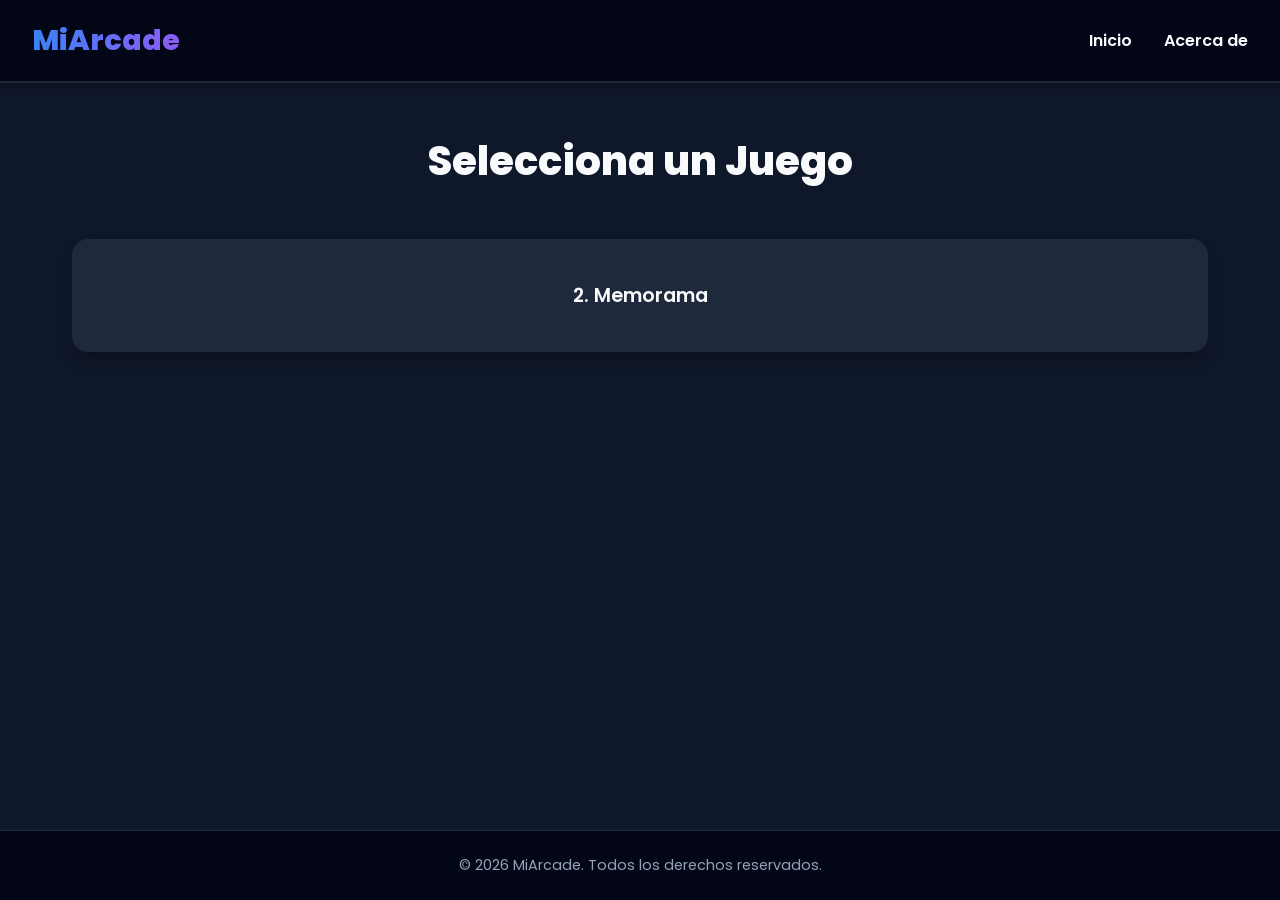
<file: index.html>
<!DOCTYPE html>
<html lang="es">
<head>
    <meta charset="UTF-8">
    <meta name="viewport" content="width=device-width, initial-scale=1.0">
    <title>Arcade de Juegos</title>
    <link rel="stylesheet" href="styles.css">
</head>
<body>

    <!-- Navbar global -->
    <nav class="navbar">
        <div class="logo">MiArcade</div>
        <ul>
            <li><a href="index.html">Inicio</a></li>
            <li><a href="#">Acerca de</a></li>
        </ul>
    </nav>

    <!-- Contenido principal -->
    <main>
        <h1 class="titulo-seccion">Selecciona un Juego</h1>
        <div class="games-grid">
            <!-- Enlaces a los 20 juegos -->
            <a href="Juego2 memorama.html" class="game-card"><h3>2. Memorama</h3></a>

        </div>
    </main>

    <!-- Footer global -->
    <footer class="footer">
        <p>&copy; 2026 MiArcade. Todos los derechos reservados.</p>
    </footer>

</body>
</html>
</file>
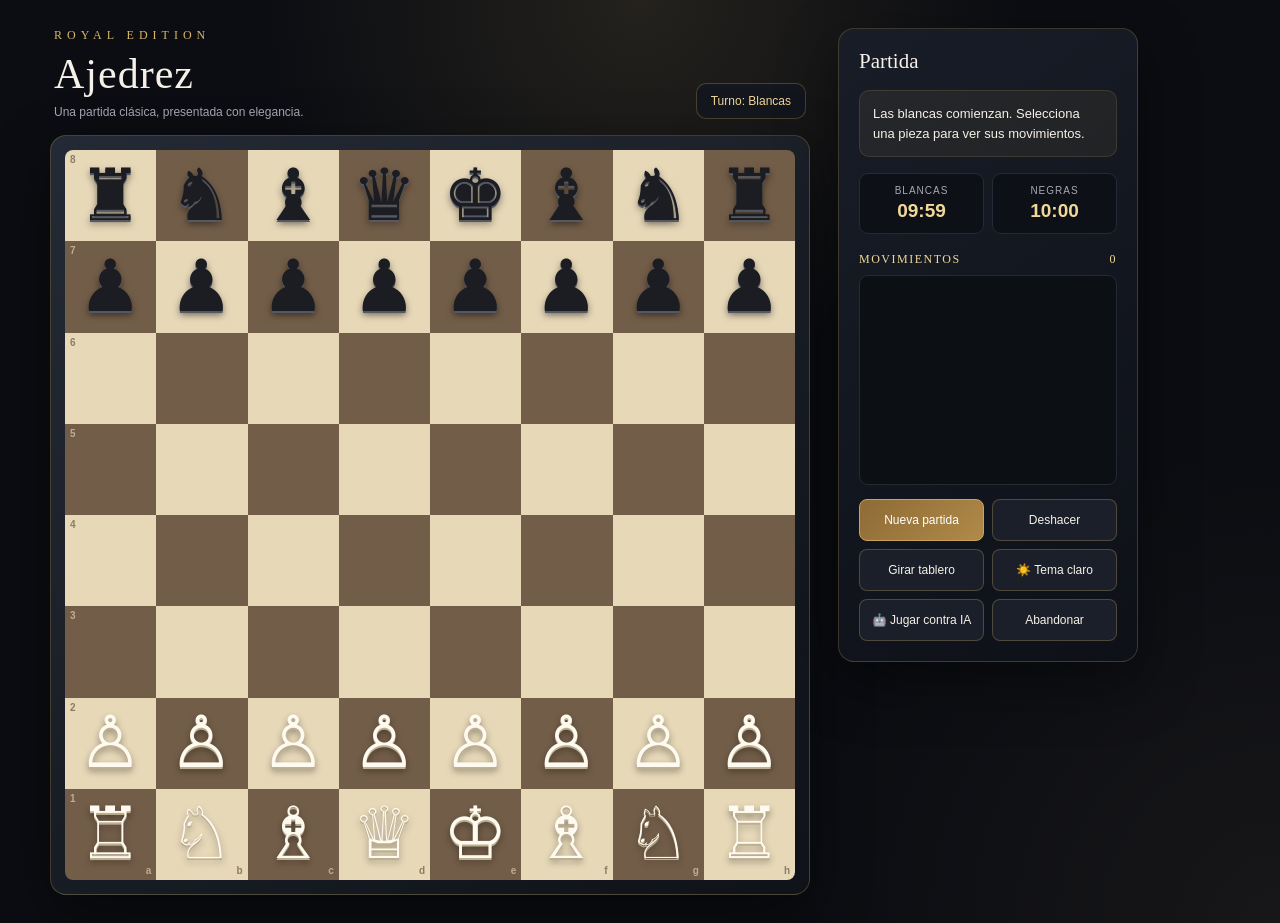
<file: ajedrez.html>
<!DOCTYPE html>
<html lang="es">
<head>
<meta charset="UTF-8">
<meta name="viewport" content="width=device-width, initial-scale=1.0">
<title>Ajedrez Royale</title>
<style>
    * { box-sizing: border-box; }
    :root {
        --bg: #0b0d12;
        --panel: #131720;
        --panel-2: #191e29;
        --gold: #d8b56a;
        --gold-light: #f1d898;
        --text: #f5f1e8;
        --muted: #a6a9b2;
        --light: #e7d8b8;
        --dark: #725d48;
        --accent: #8f6b31;
        --danger: #c95656;
        --green: #668d6d;
        --shadow: 0 20px 60px rgba(0,0,0,.45);
    }

    body.light-theme {
        --bg: #eee9df;
        --panel: #faf8f3;
        --panel-2: #f2eee5;
        --gold: #9a722d;
        --gold-light: #7b5b25;
        --text: #252525;
        --muted: #68645d;
        --light: #f1e6ce;
        --dark: #9b8060;
        --accent: #8d6a31;
        --danger: #ad4747;
        --green: #55795d;
        --shadow: 0 20px 55px rgba(75,62,42,.18);
        background:
            radial-gradient(circle at 50% 0%, rgba(154,114,45,.13), transparent 34%),
            radial-gradient(circle at 100% 100%, rgba(155,128,96,.14), transparent 30%),
            var(--bg);
    }

    body.light-theme .board-wrap {
        background: linear-gradient(145deg, #fffdf7, #d9d2c4);
    }

    body.light-theme .side {
        background: linear-gradient(145deg, rgba(250,248,243,.98), rgba(235,230,220,.98));
    }

    body.light-theme .status {
        background: rgba(154,114,45,.07);
    }

    body.light-theme .clock-box,
    body.light-theme .moves {
        background: #f7f4ed;
        border-color: #d8d0c1;
    }

    body.light-theme button {
        color: #292722;
        background: #ebe5d9;
        border-color: rgba(154,114,45,.3);
    }

    body.light-theme button:hover {
        background: #e1d9ca;
    }

    body.light-theme button.primary {
        color: #fff;
        background: linear-gradient(135deg, #8e6b36, #b08a49);
    }

    body.light-theme .move {
        color: #37342e;
    }

    body.light-theme .promotion-box {
        background: #f7f4ed;
    }

    body {
        margin: 0;
        min-height: 100vh;
        color: var(--text);
        font-family: Georgia, "Times New Roman", serif;
        background:
            radial-gradient(circle at 50% 0%, rgba(216,181,106,.12), transparent 34%),
            radial-gradient(circle at 100% 100%, rgba(114,93,72,.12), transparent 30%),
            var(--bg);
        display: flex;
        justify-content: center;
        align-items: center;
        padding: 28px;
    }

    .game {
        width: min(1180px, 100%);
        display: grid;
        grid-template-columns: minmax(500px, 760px) 300px;
        gap: 28px;
        align-items: start;
    }

    .left {
        display: flex;
        flex-direction: column;
        gap: 16px;
    }

    header {
        display: flex;
        justify-content: space-between;
        align-items: end;
        padding: 0 4px;
    }

    .brand {
        letter-spacing: 5px;
        text-transform: uppercase;
        font-size: 12px;
        color: var(--gold);
        margin-bottom: 7px;
    }

    h1 {
        margin: 0;
        font-size: clamp(28px, 4vw, 42px);
        font-weight: 500;
        letter-spacing: 1px;
    }

    .subtitle {
        color: var(--muted);
        font-family: Arial, sans-serif;
        font-size: 12px;
        margin-top: 7px;
    }

    .turn {
        border: 1px solid rgba(216,181,106,.28);
        background: rgba(19,23,32,.8);
        padding: 10px 14px;
        border-radius: 10px;
        font-family: Arial, sans-serif;
        font-size: 12px;
        color: var(--gold-light);
    }

    .board-wrap {
        background: linear-gradient(145deg, #242a35, #0f1218);
        border: 1px solid rgba(216,181,106,.25);
        padding: 14px;
        border-radius: 16px;
        box-shadow: var(--shadow);
    }

    .board {
        width: 100%;
        max-width: 760px;
        aspect-ratio: 1 / 1;
        display: grid;
        grid-template-columns: repeat(8, minmax(0, 1fr));
        grid-template-rows: repeat(8, minmax(0, 1fr));
        overflow: hidden;
        border-radius: 8px;
        box-shadow: inset 0 0 0 1px rgba(0,0,0,.35);
        contain: layout paint;
    }

    .square {
        position: relative;
        width: 100%;
        height: 100%;
        min-width: 0;
        min-height: 0;
        display: flex;
        justify-content: center;
        align-items: center;
        cursor: pointer;
        user-select: none;
        transition: filter .15s ease;
    }

    .square.light { background: var(--light); }
    .square.dark { background: var(--dark); }

    .square:hover { filter: brightness(1.08); }

    .square.selected {
        box-shadow: inset 0 0 0 4px rgba(216,181,106,.9);
    }

    .square.last {
        box-shadow: inset 0 0 0 999px rgba(216,181,106,.18);
    }

    .square.check {
        box-shadow: inset 0 0 0 999px rgba(201,86,86,.55);
    }

    .square.legal::after {
        content: "";
        width: 18%;
        height: 18%;
        border-radius: 50%;
        background: rgba(27,29,33,.38);
        position: absolute;
    }

    .square.capture::after {
        content: "";
        position: absolute;
        width: 74%;
        height: 74%;
        border-radius: 50%;
        border: 5px solid rgba(190,70,64,.65);
    }

    .piece {
        position: relative;
        z-index: 2;
        font-family: "Times New Roman", serif;
        font-size: clamp(38px, 7vw, 72px);
        line-height: 1;
        transition: transform .12s ease;
        text-shadow: 0 3px 4px rgba(0,0,0,.28);
    }

    .square:hover .piece { transform: translateY(-2px); }

    .white-piece {
        color: #fffaf0;
        text-shadow: 0 2px 0 #bcae91, 0 4px 7px rgba(0,0,0,.42);
    }

    .black-piece {
        color: #1b1d22;
        text-shadow: 0 2px 0 #555964, 0 4px 7px rgba(0,0,0,.5);
    }

    .coord {
        position: absolute;
        font: 10px Arial, sans-serif;
        opacity: .65;
        font-weight: bold;
    }

    .rank { left: 5px; top: 4px; }
    .file { right: 5px; bottom: 4px; }

    .light .coord { color: #5b4c3a; }
    .dark .coord { color: #e9d8b7; }

    .side {
        background: linear-gradient(145deg, rgba(25,30,41,.96), rgba(14,17,24,.96));
        border: 1px solid rgba(216,181,106,.22);
        border-radius: 16px;
        padding: 20px;
        box-shadow: var(--shadow);
    }

    .side h2 {
        margin: 0 0 16px;
        font-size: 21px;
        font-weight: 500;
    }

    .status {
        background: rgba(216,181,106,.07);
        border: 1px solid rgba(216,181,106,.15);
        border-radius: 10px;
        padding: 13px;
        font-family: Arial, sans-serif;
        font-size: 13px;
        line-height: 1.5;
        margin-bottom: 16px;
    }

    .clock {
        display: grid;
        grid-template-columns: 1fr 1fr;
        gap: 8px;
        margin-bottom: 16px;
    }

    .clock-box {
        background: #0d1016;
        border: 1px solid #252b36;
        padding: 11px;
        border-radius: 9px;
        text-align: center;
        font-family: Arial, sans-serif;
    }

    .clock-box span {
        display: block;
        color: var(--muted);
        font-size: 10px;
        text-transform: uppercase;
        letter-spacing: 1px;
        margin-bottom: 4px;
    }

    .clock-box strong {
        font-size: 19px;
        color: var(--gold-light);
    }

    .moves-title {
        display: flex;
        justify-content: space-between;
        align-items: center;
        margin: 18px 0 8px;
        color: var(--gold-light);
        font-size: 12px;
        text-transform: uppercase;
        letter-spacing: 1.5px;
    }

    .moves {
        height: 210px;
        overflow-y: auto;
        background: #0c0f14;
        border: 1px solid #242a34;
        border-radius: 9px;
        padding: 8px;
        font-family: Arial, sans-serif;
        font-size: 12px;
    }

    .move-row {
        display: grid;
        grid-template-columns: 34px 1fr 1fr;
        padding: 7px 5px;
        border-bottom: 1px solid rgba(255,255,255,.045);
    }

    .move-row:last-child { border-bottom: 0; }
    .move-number { color: #737985; }
    .move { color: #e9e5db; }

    .buttons {
        display: grid;
        grid-template-columns: 1fr 1fr;
        gap: 8px;
        margin-top: 14px;
    }

    .buttons button {
        min-height: 42px;
    }

    button {
        border: 1px solid rgba(216,181,106,.28);
        color: var(--text);
        background: #1a1f29;
        padding: 11px 8px;
        border-radius: 8px;
        cursor: pointer;
        font-family: Arial, sans-serif;
        font-size: 12px;
        transition: .15s;
    }

    button:hover {
        background: #252b37;
        border-color: rgba(216,181,106,.55);
    }

    button.primary {
        background: linear-gradient(135deg, #8e6b36, #b08a49);
        color: #fff;
        border-color: #caa45f;
    }

    button.primary:hover { filter: brightness(1.1); }

    .promotion {
        position: fixed;
        inset: 0;
        background: rgba(0,0,0,.72);
        display: none;
        align-items: center;
        justify-content: center;
        z-index: 10;
        backdrop-filter: blur(5px);
    }

    .promotion.show { display: flex; }

    .promotion-box {
        width: min(380px, 90%);
        background: #151a23;
        border: 1px solid rgba(216,181,106,.35);
        border-radius: 14px;
        padding: 22px;
        text-align: center;
        box-shadow: var(--shadow);
    }

    .promotion-box h3 { margin: 0 0 16px; font-weight: 500; }

    .promotion-options {
        display: grid;
        grid-template-columns: repeat(4,1fr);
        gap: 8px;
    }

    .promotion-options button {
        font-size: 42px;
        padding: 10px;
        font-family: "Times New Roman", serif;
    }

    @media (max-width: 900px) {
        body { padding: 14px; align-items: flex-start; }
        .game { grid-template-columns: 1fr; max-width: 720px; }
        .side { width: 100%; }
        .moves { height: 150px; }
        .board-wrap { width: 100%; }
    }

    @media (max-width: 560px) {
        .board-wrap { padding: 8px; }
        .game { gap: 15px; }
        header { align-items: flex-start; gap: 10px; }
        .turn { font-size: 10px; }
        .piece { font-size: 11vw; }
    }
</style>
</head>
<body>

<div class="game">
    <main class="left">
        <header>
            <div>
                <div class="brand">Royal Edition</div>
                <h1>Ajedrez</h1>
                <div class="subtitle">Una partida clásica, presentada con elegancia.</div>
            </div>
            <div class="turn" id="turnLabel">Turno: Blancas</div>
        </header>

        <div class="board-wrap">
            <div class="board" id="board"></div>
        </div>
    </main>

    <aside class="side">
        <h2>Partida</h2>

        <div class="status" id="status">
            Las blancas comienzan. Selecciona una pieza para ver sus movimientos.
        </div>

        <div class="clock">
            <div class="clock-box">
                <span>Blancas</span>
                <strong id="whiteClock">10:00</strong>
            </div>
            <div class="clock-box">
                <span>Negras</span>
                <strong id="blackClock">10:00</strong>
            </div>
        </div>

        <div class="moves-title">
            <span>Movimientos</span>
            <span id="moveCount">0</span>
        </div>

        <div class="moves" id="moves">
            <div style="color:#666d78;text-align:center;padding:20px 5px;">
                Aún no hay movimientos.
            </div>
        </div>

        <div class="buttons">
            <button class="primary" id="newGame">Nueva partida</button>
            <button id="undo">Deshacer</button>
            <button id="flip">Girar tablero</button>
            <button id="theme">☀️ Tema claro</button>
            <button id="mode">🤖 Jugar contra IA</button>
            <button id="resign">Abandonar</button>
        </div>
    </aside>
</div>

<div class="promotion" id="promotion">
    <div class="promotion-box">
        <h3>Elige la promoción</h3>
        <div class="promotion-options" id="promotionOptions"></div>
    </div>
</div>

<script>
"use strict";

const boardEl = document.getElementById("board");
const statusEl = document.getElementById("status");
const turnLabel = document.getElementById("turnLabel");
const movesEl = document.getElementById("moves");
const moveCountEl = document.getElementById("moveCount");
const promotionEl = document.getElementById("promotion");
const promotionOptionsEl = document.getElementById("promotionOptions");
const whiteClockEl = document.getElementById("whiteClock");
const blackClockEl = document.getElementById("blackClock");

const PIECES = {
    w: { k:"♔", q:"♕", r:"♖", b:"♗", n:"♘", p:"♙" },
    b: { k:"♚", q:"♛", r:"♜", b:"♝", n:"♞", p:"♟" }
};

const NAMES = { k:"Rey", q:"Dama", r:"Torre", b:"Alfil", n:"Caballo", p:"Peón" };
const FILES = "abcdefgh";

let board, turn, selected, legalMoves, history, lastMove, flipped;
let pendingPromotion = null;
let gameOver = false;
let singlePlayer = false;
const humanColor = "w";
let aiTimer = null;
let clocks = { w:600, b:600 };
let timer = null;

function initialBoard() {
    const b = Array.from({length:8}, () => Array(8).fill(null));
    const back = ["r","n","b","q","k","b","n","r"];
    for (let c=0;c<8;c++) {
        b[0][c] = {color:"b", type:back[c]};
        b[1][c] = {color:"b", type:"p"};
        b[6][c] = {color:"w", type:"p"};
        b[7][c] = {color:"w", type:back[c]};
    }
    return b;
}

function cloneBoard(b) {
    return b.map(row => row.map(p => p ? {...p} : null));
}

function inside(r,c) { return r>=0 && r<8 && c>=0 && c<8; }
function opposite(color) { return color === "w" ? "b" : "w"; }
function squareName(r,c) { return FILES[c] + (8-r); }

function render() {
    boardEl.innerHTML = "";
    const rows = flipped ? [...Array(8).keys()].reverse() : [...Array(8).keys()];
    const cols = flipped ? [...Array(8).keys()].reverse() : [...Array(8).keys()];

    rows.forEach(r => cols.forEach(c => {
        const sq = document.createElement("div");
        sq.className = "square " + ((r+c)%2===0 ? "light":"dark");
        sq.dataset.r = r; sq.dataset.c = c;

        if (selected && selected.r===r && selected.c===c) sq.classList.add("selected");
        if (lastMove && ((lastMove.from.r===r && lastMove.from.c===c) ||
                         (lastMove.to.r===r && lastMove.to.c===c))) sq.classList.add("last");

        const lm = legalMoves.find(m => m.r===r && m.c===c);
        if (lm) sq.classList.add(board[r][c] ? "capture" : "legal");

        if (board[r][c] && board[r][c].type==="k" &&
            board[r][c].color===turn && isInCheck(board, turn)) sq.classList.add("check");

        if ((flipped ? c===7 : c===0)) {
            const rank = document.createElement("span");
            rank.className = "coord rank";
            rank.textContent = 8-r;
            sq.appendChild(rank);
        }
        if ((flipped ? r===0 : r===7)) {
            const file = document.createElement("span");
            file.className = "coord file";
            file.textContent = FILES[c];
            sq.appendChild(file);
        }

        const p = board[r][c];
        if (p) {
            const piece = document.createElement("span");
            piece.className = "piece " + (p.color==="w" ? "white-piece":"black-piece");
            piece.textContent = PIECES[p.color][p.type];
            sq.appendChild(piece);
        }

        sq.addEventListener("click", () => clickSquare(r,c));
        boardEl.appendChild(sq);
    }));

    const turnName = turn==="w" ? "Blancas" : "Negras";
    turnLabel.textContent = singlePlayer && turn !== humanColor
        ? "Turno: Computadora"
        : "Turno: " + turnName;
    updateClocks();
}

function clickSquare(r,c) {
    if (gameOver || pendingPromotion) return;
    if (singlePlayer && turn !== humanColor) return;

    const p = board[r][c];

    if (selected) {
        const move = legalMoves.find(m => m.r===r && m.c===c);
        if (move) {
            makeMove(selected.r, selected.c, r, c);
            return;
        }
    }

    if (p && p.color===turn) {
        selected = {r,c};
        legalMoves = getLegalMoves(board,r,c);
        render();
    } else {
        selected = null;
        legalMoves = [];
        render();
    }
}

function pseudoMoves(b,r,c, attacksOnly=false) {
    const p = b[r][c];
    if (!p) return [];
    const result = [];

    const add = (rr,cc) => {
        if (!inside(rr,cc)) return false;
        if (!b[rr][cc]) { result.push({r:rr,c:cc}); return true; }
        if (b[rr][cc].color !== p.color) result.push({r:rr,c:cc});
        return false;
    };

    if (p.type==="p") {
        const dir = p.color==="w" ? -1 : 1;
        const start = p.color==="w" ? 6 : 1;

        if (!attacksOnly) {
            if (inside(r+dir,c) && !b[r+dir][c]) {
                result.push({r:r+dir,c});
                if (r===start && !b[r+2*dir][c])
                    result.push({r:r+2*dir,c});
            }
        }
        for (const dc of [-1,1]) {
            const rr=r+dir, cc=c+dc;
            if (inside(rr,cc)) {
                if (attacksOnly || (b[rr][cc] && b[rr][cc].color!==p.color))
                    result.push({r:rr,c:cc});
            }
        }
        return result;
    }

    if (p.type==="n") {
        [[-2,-1],[-2,1],[-1,-2],[-1,2],[1,-2],[1,2],[2,-1],[2,1]]
        .forEach(([dr,dc]) => {
            if (!inside(r+dr,c+dc)) return;
            if (!b[r+dr][c+dc] || b[r+dr][c+dc].color!==p.color)
                result.push({r:r+dr,c:c+dc});
        });
        return result;
    }

    if (p.type==="k") {
        for (let dr=-1;dr<=1;dr++) for(let dc=-1;dc<=1;dc++) {
            if (!dr && !dc) continue;
            add(r+dr,c+dc);
        }
        if (!attacksOnly && !isInCheck(b,p.color)) {
            // Castling
            if (canCastle(b,p.color,"k")) result.push({r,c:c+2, castle:"k"});
            if (canCastle(b,p.color,"q")) result.push({r,c:c-2, castle:"q"});
        }
        return result;
    }

    const dirs = [];
    if (p.type==="b" || p.type==="q")
        dirs.push([-1,-1],[-1,1],[1,-1],[1,1]);
    if (p.type==="r" || p.type==="q")
        dirs.push([-1,0],[1,0],[0,-1],[0,1]);

    dirs.forEach(([dr,dc]) => {
        let rr=r+dr, cc=c+dc;
        while (inside(rr,cc)) {
            if (!add(rr,cc)) break;
            rr+=dr; cc+=dc;
        }
    });
    return result;
}

function findKing(b,color) {
    for (let r=0;r<8;r++) for(let c=0;c<8;c++)
        if (b[r][c]?.color===color && b[r][c]?.type==="k") return {r,c};
    return null;
}

function isSquareAttacked(b,r,c,byColor) {
    for (let rr=0;rr<8;rr++) for(let cc=0;cc<8;cc++) {
        const p=b[rr][cc];
        if (p && p.color===byColor) {
            const attacks=pseudoMoves(b,rr,cc,true);
            if (attacks.some(x=>x.r===r && x.c===c)) return true;
        }
    }
    return false;
}

function isInCheck(b,color) {
    const k=findKing(b,color);
    return k ? isSquareAttacked(b,k.r,k.c,opposite(color)) : true;
}

function applyMove(b,fr,fc,tr,tc, extra={}) {
    const nb=cloneBoard(b);
    const p=nb[fr][fc];
    nb[tr][tc]=p;
    nb[fr][fc]=null;

    // En passant
    if (p.type==="p" && fc!==tc && !b[tr][tc]) {
        nb[fr][tc]=null;
    }

    // Castling
    if (p.type==="k" && Math.abs(tc-fc)===2) {
        if (tc>fc) {
            nb[fr][5]=nb[fr][7]; nb[fr][7]=null;
        } else {
            nb[fr][3]=nb[fr][0]; nb[fr][0]=null;
        }
    }

    return nb;
}

function canCastle(b,color,side) {
    const row=color==="w"?7:0;
    const king=b[row][4];
    if (!king || king.type!=="k" || king.color!==color || king.moved) return false;

    const rookCol=side==="k"?7:0;
    const rook=b[row][rookCol];
    if (!rook || rook.type!=="r" || rook.color!==color || rook.moved) return false;

    const between=side==="k"?[5,6]:[1,2,3];
    if (between.some(c=>b[row][c])) return false;

    const safe=side==="k"?[4,5,6]:[4,3,2];
    if (safe.some(c=>isSquareAttacked(b,row,c,opposite(color)))) return false;
    return true;
}

function getLegalMoves(b,r,c) {
    const p=b[r][c];
    if (!p) return [];
    const pseudo=pseudoMoves(b,r,c);
    const legal=[];

    pseudo.forEach(m=>{
        const nb=applyMove(b,r,c,m.r,m.c);
        // En passant/castling are handled in applyMove.
        if (!isInCheck(nb,p.color)) legal.push(m);
    });
    return legal;
}

function allLegalMoves(b,color) {
    const all=[];
    for(let r=0;r<8;r++) for(let c=0;c<8;c++) {
        if(b[r][c]?.color===color) {
            getLegalMoves(b,r,c).forEach(m=>all.push({fr:r,fc:c,tr:m.r,tc:m.c,castle:m.castle}));
        }
    }
    return all;
}

function notation(fr,fc,tr,tc,p,captured,castle,promotion) {
    if (castle==="k") return "O-O";
    if (castle==="q") return "O-O-O";
    const pieceLetter=p.type==="p" ? "" : p.type.toUpperCase();
    const capture=captured ? "x" : "";
    const pawnFile=p.type==="p" && captured ? FILES[fc] : "";
    let s=pieceLetter+pawnFile+capture+squareName(tr,tc);
    if(promotion) s+="="+promotion.toUpperCase();
    return s;
}

function makeMove(fr,fc,tr,tc) {
    const p=board[fr][fc];
    const target=board[tr][tc];
    const moveInfo=legalMoves.find(m=>m.r===tr && m.c===tc);
    const castle=moveInfo?.castle;

    history.push({
        board:cloneBoard(board),
        turn,
        lastMove:lastMove ? {...lastMove,from:{...lastMove.from},to:{...lastMove.to}} : null,
        clocks:{...clocks},
        notation: null
    });

    board=applyMove(board,fr,fc,tr,tc,{});
    board[tr][tc].moved=true;

    // En passant target
    const ep = p.type==="p" && Math.abs(tr-fr)===2 ? {r:(fr+tr)/2,c:fc} : null;
    board._enPassant = ep;

    if (castle==="k") {
        board[tr][5].moved=true;
    } else if (castle==="q") {
        board[tr][3].moved=true;
    }

    let promotion=null;
    if (p.type==="p" && (tr===0 || tr===7)) {
        pendingPromotion={fr,fc,tr,tc,color:p.color,captured:!!target,castle};
        showPromotion(p.color);
        selected=null; legalMoves=[];
        render();
        return;
    }

    finishMove(fr,fc,tr,tc,p,target,castle,promotion);
}

function finishMove(fr,fc,tr,tc,p,target,castle,promotion) {
    const hist=history[history.length-1];
    hist.notation=notation(fr,fc,tr,tc,p,target,castle,promotion);

    lastMove={from:{r:fr,c:fc},to:{r:tr,c:tc}};
    turn=opposite(turn);
    selected=null; legalMoves=[];

    const check=isInCheck(board,turn);
    const moves=allLegalMoves(board,turn);

    if (moves.length===0) {
        gameOver=true;
        stopTimer();
        if(check) {
            statusEl.innerHTML="<strong>Jaque mate.</strong> " + (turn==="w" ? "Las negras" : "Las blancas") + " ganan la partida.";
        } else {
            statusEl.innerHTML="<strong>Tablas.</strong> No hay movimientos legales.";
        }
    } else if(check) {
        statusEl.innerHTML="<strong>Jaque.</strong> El rey de " + (turn==="w" ? "las blancas" : "las negras") + " está amenazado.";
    } else {
        statusEl.textContent="Turno de " + (turn==="w" ? "las blancas." : "las negras.") + " Selecciona una pieza.";
    }

    render();
    renderMoves();

    if (singlePlayer && !gameOver && turn !== humanColor) {
        scheduleAI();
    }
}

function showPromotion(color) {
    promotionOptionsEl.innerHTML="";
    ["q","r","b","n"].forEach(type=>{
        const btn=document.createElement("button");
        btn.textContent=PIECES[color][type];
        btn.className=color==="w"?"white-piece":"black-piece";
        btn.addEventListener("click",()=>promote(type));
        promotionOptionsEl.appendChild(btn);
    });
    promotionEl.classList.add("show");
}

function promote(type) {
    const x=pendingPromotion;
    if(!x) return;

    board[x.tr][x.tc].type=type;
    pendingPromotion=null;
    promotionEl.classList.remove("show");

    const p={...board[x.tr][x.tc]};
    const hist=history[history.length-1];
    hist.notation=notation(x.fr,x.fc,x.tr,x.tc,{color:x.color,type:"p"},x.captured,x.castle,type);

    lastMove={from:{r:x.fr,c:x.fc},to:{r:x.tr,c:x.tc}};
    turn=opposite(turn);
    selected=null; legalMoves=[];

    const check=isInCheck(board,turn);
    const moves=allLegalMoves(board,turn);

    if(moves.length===0) {
        gameOver=true; stopTimer();
        statusEl.innerHTML=check ? "<strong>Jaque mate.</strong> Fin de la partida." : "<strong>Tablas.</strong>";
    } else {
        statusEl.textContent=check ? "<strong>Jaque.</strong>" : "Turno de " + (turn==="w" ? "las blancas." : "las negras.");
        if(check) statusEl.innerHTML="<strong>Jaque.</strong> El rey de " + (turn==="w" ? "las blancas" : "las negras") + " está amenazado.";
    }

    render();
    renderMoves();

    if (singlePlayer && !gameOver && turn !== humanColor) {
        scheduleAI();
    }
}

function renderMoves() {
    movesEl.innerHTML="";
    let count=0;
    history.forEach((h,i)=>{
        if(!h.notation) return;
        if(i%2===0) {
            const row=document.createElement("div");
            row.className="move-row";
            row.innerHTML=`<span class="move-number">${Math.floor(i/2)+1}.</span>
                           <span class="move">${h.notation}</span>
                           <span class="move" id="reply-${i}"></span>`;
            movesEl.appendChild(row);
        } else {
            const el=document.getElementById("reply-"+(i-1));
            if(el) el.textContent=h.notation;
        }
        count++;
    });
    moveCountEl.textContent=count;
    movesEl.scrollTop=movesEl.scrollHeight;
}

function undo() {
    if(!history.length || pendingPromotion) return;

    // En modo contra la IA se deshacen dos medios movimientos:
    // el movimiento de la computadora y el del jugador.
    let steps = singlePlayer ? Math.min(2, history.length) : 1;

    while (steps-- > 0) {
        const prev=history.pop();
        board=prev.board;
        turn=prev.turn;
        lastMove=prev.lastMove;
        clocks=prev.clocks;
    }

    gameOver=false;
    selected=null;
    legalMoves=[];
    statusEl.textContent="Movimiento deshecho. Turno de " + (turn==="w" ? "las blancas." : "las negras.");
    render();
    renderMoves();
    startTimer();

    if (singlePlayer && turn !== humanColor && !gameOver) scheduleAI();
}

function newGame() {
    if (aiTimer) {
        clearTimeout(aiTimer);
        aiTimer=null;
    }

    board=initialBoard();
    turn="w";
    selected=null;
    legalMoves=[];
    history=[];
    lastMove=null;
    flipped=false;
    pendingPromotion=null;
    gameOver=false;
    clocks={w:600,b:600};
    promotionEl.classList.remove("show");

    statusEl.textContent = singlePlayer
        ? "Modo contra la computadora. Tú juegas con blancas."
        : "Las blancas comienzan. Selecciona una pieza para ver sus movimientos.";

    updateModeButton();
    render();
    renderMoves();
    startTimer();
}

function updateModeButton() {
    const modeButton=document.getElementById("mode");
    if (!modeButton) return;
    modeButton.textContent = singlePlayer ? "👥 Dos jugadores" : "🤖 Jugar contra IA";
}

function toggleMode() {
    singlePlayer=!singlePlayer;
    newGame();
}

function scheduleAI() {
    if (aiTimer) clearTimeout(aiTimer);
    statusEl.textContent="La computadora está pensando...";
    aiTimer=setTimeout(()=>{
        aiTimer=null;
        if (!gameOver && singlePlayer && turn !== humanColor) makeAIMove();
    }, 350);
}

const PIECE_VALUE = {p:100,n:320,b:330,r:500,q:900,k:20000};

function evaluateBoard(b) {
    let score=0;
    for(let r=0;r<8;r++) for(let c=0;c<8;c++) {
        const p=b[r][c];
        if(!p) continue;
        let value=PIECE_VALUE[p.type];

        // Pequeños bonos de posición para que la IA valore el centro.
        if ((c===3 || c===4) && (r===3 || r===4)) value += 22;
        else if ((c===3 || c===4) && (r===2 || r===5)) value += 10;

        // Favorece avanzar peones y desarrollar piezas.
        if(p.type==="p") value += p.color==="w" ? (6-r)*3 : (r-1)*3;
        if(p.color==="w") score += value;
        else score -= value;
    }

    return score;
}

function minimax(b, depth, maximizing, alpha=-Infinity, beta=Infinity) {
    const color=maximizing ? "w" : "b";
    const moves=allLegalMoves(b,color);

    if(depth===0 || moves.length===0) {
        if(moves.length===0) {
            if(isInCheck(b,color)) return color==="w" ? -1000000-depth : 1000000+depth;
            return 0;
        }
        return evaluateBoard(b);
    }

    if(maximizing) {
        let best=-Infinity;
        for(const m of moves) {
            const nb=applyMove(b,m.fr,m.fc,m.tr,m.tc);
            const value=minimax(nb,depth-1,false,alpha,beta);
            best=Math.max(best,value);
            alpha=Math.max(alpha,best);
            if(beta<=alpha) break;
        }
        return best;
    } else {
        let best=Infinity;
        for(const m of moves) {
            const nb=applyMove(b,m.fr,m.fc,m.tr,m.tc);
            const value=minimax(nb,depth-1,true,alpha,beta);
            best=Math.min(best,value);
            beta=Math.min(beta,best);
            if(beta<=alpha) break;
        }
        return best;
    }
}

function makeAIMove() {
    if (gameOver || !singlePlayer || turn !== "b") return;

    const moves=allLegalMoves(board,"b");
    if(!moves.length) return;

    let bestScore=Infinity;
    let bestMoves=[];

    // Profundidad 2: suficiente para respuestas tácticas rápidas
    // sin hacer que el navegador se sienta lento.
    for(const m of moves) {
        const nb=applyMove(board,m.fr,m.fc,m.tr,m.tc);
        const score=minimax(nb,2,true);

        if(score<bestScore) {
            bestScore=score;
            bestMoves=[m];
        } else if(score===bestScore) {
            bestMoves.push(m);
        }
    }

    const m=bestMoves[Math.floor(Math.random()*bestMoves.length)];
    const p=board[m.fr][m.fc];
    const target=board[m.tr][m.tc];
    const castle=m.castle;

    history.push({
        board:cloneBoard(board),
        turn,
        lastMove:lastMove ? {...lastMove,from:{...lastMove.from},to:{...lastMove.to}} : null,
        clocks:{...clocks},
        notation:null
    });

    board=applyMove(board,m.fr,m.fc,m.tr,m.tc,{});
    board[m.tr][m.tc].moved=true;

    if(castle==="k") board[m.tr][5].moved=true;
    if(castle==="q") board[m.tr][3].moved=true;

    let aiPromotion=null;
    if(p.type==="p" && (m.tr===0 || m.tr===7)) {
        aiPromotion="q";
        board[m.tr][m.tc].type="q";
    }

    const moveNotation=notation(m.fr,m.fc,m.tr,m.tc,p,target,castle,aiPromotion);
    history[history.length-1].notation=moveNotation;
    lastMove={from:{r:m.fr,c:m.fc},to:{r:m.tr,c:m.tc}};
    turn="w";
    selected=null;
    legalMoves=[];

    const check=isInCheck(board,"w");
    const nextMoves=allLegalMoves(board,"w");

    if(nextMoves.length===0) {
        gameOver=true;
        stopTimer();
        statusEl.innerHTML=check
            ? "<strong>Jaque mate.</strong> La computadora gana la partida."
            : "<strong>Tablas.</strong> No hay movimientos legales.";
    } else if(check) {
        statusEl.innerHTML="<strong>Jaque.</strong> Tu rey está amenazado.";
    } else {
        statusEl.textContent="Tu turno. Selecciona una pieza para continuar.";
    }

    render();
    renderMoves();
}


function resign() {
    if(gameOver) return;
    gameOver=true;
    stopTimer();
    statusEl.innerHTML="<strong>Partida finalizada.</strong> " + (turn==="w" ? "Las negras" : "Las blancas") + " ganan por abandono.";
}

function updateClocks() {
    whiteClockEl.textContent=formatTime(clocks.w);
    blackClockEl.textContent=formatTime(clocks.b);
}

function formatTime(seconds) {
    seconds=Math.max(0,seconds);
    const m=Math.floor(seconds/60);
    const s=seconds%60;
    return String(m).padStart(2,"0")+":"+String(s).padStart(2,"0");
}

function startTimer() {
    stopTimer();
    timer=setInterval(()=>{
        if(gameOver || pendingPromotion) return;
        clocks[turn]--;
        updateClocks();
        if(clocks[turn]<=0) {
            clocks[turn]=0;
            gameOver=true;
            stopTimer();
            statusEl.innerHTML="<strong>Tiempo agotado.</strong> " + (turn==="w" ? "Las negras" : "Las blancas") + " ganan.";
        }
    },1000);
}

function stopTimer() {
    if(timer) clearInterval(timer);
    timer=null;
}


function applyTheme(theme) {
    const isLight = theme === "light";
    document.body.classList.toggle("light-theme", isLight);

    const themeButton = document.getElementById("theme");
    if (themeButton) {
        themeButton.textContent = isLight ? "🌙 Tema oscuro" : "☀️ Tema claro";
    }

    localStorage.setItem("ajedrezTema", isLight ? "light" : "dark");
}

function toggleTheme() {
    const current = document.body.classList.contains("light-theme") ? "light" : "dark";
    applyTheme(current === "light" ? "dark" : "light");
}

document.getElementById("theme").addEventListener("click",toggleTheme);
document.getElementById("mode").addEventListener("click",toggleMode);
document.getElementById("newGame").addEventListener("click",newGame);
document.getElementById("undo").addEventListener("click",undo);
document.getElementById("flip").addEventListener("click",()=>{
    flipped=!flipped; render();
});
document.getElementById("resign").addEventListener("click",resign);

applyTheme(localStorage.getItem("ajedrezTema") || "dark");
newGame();
</script>
</body>
</html>
</file>
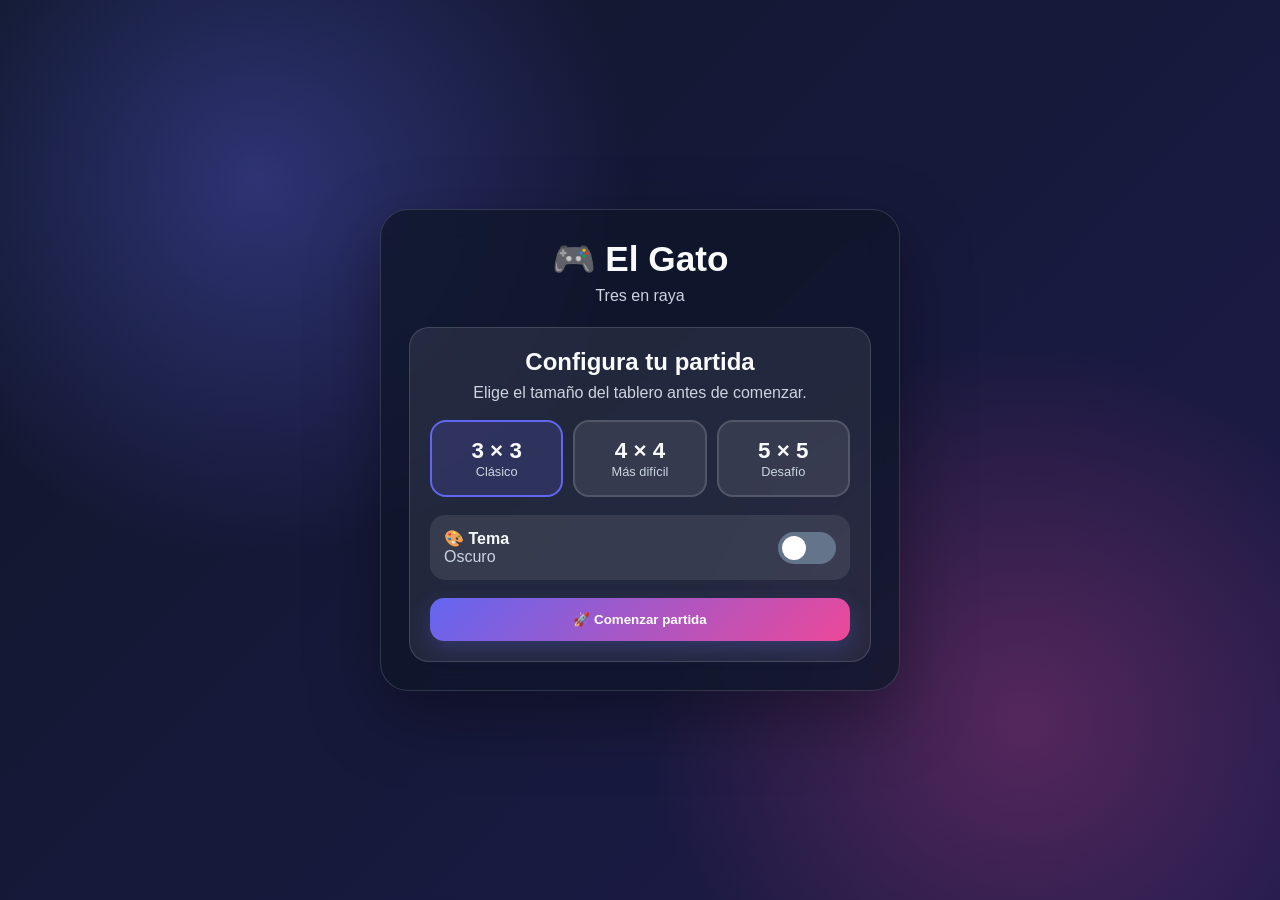
<file: El_Gato.html>
<!DOCTYPE html>
<html lang="es">

<head>
    <meta charset="UTF-8">
    <meta name="viewport" content="width=device-width, initial-scale=1.0">
    <title>El Gato - Tres en Raya</title>

    <style>
        * {
            box-sizing: border-box;
        }

        :root {
            --bg1: #0f172a;
            --bg2: #1e1b4b;
            --panel: rgba(15, 23, 42, .78);
            --card: rgba(255, 255, 255, .08);
            --border: rgba(255, 255, 255, .14);
            --text: #f8fafc;
            --muted: #cbd5e1;
            --cell: rgba(255, 255, 255, .09);
            --cell-hover: rgba(255, 255, 255, .16);
            --accent1: #6366f1;
            --accent2: #ec4899;
            --x: #67e8f9;
            --o: #f9a8d4;
        }

        body.light {
            --bg1: #e0e7ff;
            --bg2: #fce7f3;
            --panel: rgba(255, 255, 255, .82);
            --card: rgba(255, 255, 255, .68);
            --border: rgba(15, 23, 42, .12);
            --text: #172033;
            --muted: #475569;
            --cell: rgba(15, 23, 42, .06);
            --cell-hover: rgba(99, 102, 241, .13);
        }

        body {
            margin: 0;
            min-height: 100vh;
            display: flex;
            justify-content: center;
            align-items: center;
            font-family: "Segoe UI", Arial, sans-serif;
            background:
                radial-gradient(circle at 20% 20%, rgba(99, 102, 241, .35), transparent 30%),
                radial-gradient(circle at 80% 80%, rgba(236, 72, 153, .28), transparent 30%),
                linear-gradient(135deg, var(--bg1), var(--bg2));
            color: var(--text);
            padding: 24px;
            transition: background .3s ease, color .3s ease;
        }

        .game {
            width: min(520px, 100%);
            padding: 28px;
            border: 1px solid var(--border);
            border-radius: 28px;
            background: var(--panel);
            box-shadow: 0 25px 70px rgba(0, 0, 0, .35);
            backdrop-filter: blur(14px);
        }

        .header {
            text-align: center;
            margin-bottom: 22px;
        }

        .header h1 {
            margin: 0;
            font-size: 2.2rem;
        }

        .header p {
            margin: 7px 0 0;
            color: var(--muted);
        }

        /* Pantalla inicial */
        .setup {
            display: block;
        }

        .setup.hidden,
        .game-screen.hidden {
            display: none;
        }

        .setup-box {
            background: var(--card);
            border: 1px solid var(--border);
            border-radius: 20px;
            padding: 20px;
        }

        .setup-box h2 {
            margin: 0 0 8px;
            text-align: center;
        }

        .setup-box>p {
            text-align: center;
            color: var(--muted);
            margin-top: 0;
        }

        .size-options {
            display: grid;
            grid-template-columns: repeat(3, 1fr);
            gap: 10px;
            margin: 18px 0;
        }

        .size-option {
            border: 2px solid var(--border);
            background: var(--cell);
            color: var(--text);
            border-radius: 16px;
            padding: 16px 8px;
            cursor: pointer;
            transition: .2s ease;
        }

        .size-option:hover {
            background: var(--cell-hover);
            transform: translateY(-2px);
        }

        .size-option.selected {
            border-color: var(--accent1);
            background: rgba(99, 102, 241, .18);
        }

        .size-option strong {
            display: block;
            font-size: 1.4rem;
        }

        .size-option span {
            color: var(--muted);
            font-size: .8rem;
        }

        .theme-row {
            display: flex;
            justify-content: space-between;
            align-items: center;
            gap: 15px;
            margin: 18px 0;
            padding: 14px;
            border-radius: 15px;
            background: var(--cell);
        }

        .theme-row span {
            color: var(--muted);
        }

        .theme-toggle {
            width: 58px;
            height: 32px;
            border: 0;
            border-radius: 20px;
            padding: 4px;
            background: #64748b;
            cursor: pointer;
            transition: .2s;
        }

        .theme-toggle::after {
            content: "";
            display: block;
            width: 24px;
            height: 24px;
            border-radius: 50%;
            background: white;
            transition: .2s;
        }

        body.light .theme-toggle {
            background: var(--accent1);
        }

        body.light .theme-toggle::after {
            transform: translateX(26px);
        }

        .action {
            width: 100%;
            border: 0;
            border-radius: 14px;
            padding: 14px;
            color: white;
            font-weight: 800;
            cursor: pointer;
            background: linear-gradient(135deg, var(--accent1), var(--accent2));
            box-shadow: 0 8px 20px rgba(99, 102, 241, .25);
            transition: transform .15s ease, filter .15s ease;
        }

        .action:hover {
            transform: translateY(-2px);
            filter: brightness(1.08);
        }

        /* Juego */
        .game-screen {
            display: block;
        }

        .game-info {
            display: flex;
            justify-content: space-between;
            align-items: center;
            gap: 10px;
            margin-bottom: 15px;
        }

        .status {
            font-weight: 800;
        }

        .board-size-label {
            color: var(--muted);
            font-size: .85rem;
        }

        .scoreboard {
            display: grid;
            grid-template-columns: repeat(3, 1fr);
            gap: 10px;
            margin-bottom: 16px;
        }

        .score {
            padding: 10px 6px;
            border-radius: 15px;
            text-align: center;
            background: var(--card);
            border: 1px solid var(--border);
        }

        .score strong {
            display: block;
            font-size: 1.3rem;
        }

        .score span {
            color: var(--muted);
            font-size: .76rem;
        }

        .board {
            display: grid;
            gap: 7px;
            width: min(100%, 450px);
            aspect-ratio: 1;
            margin: auto;
        }

        .cell {
            position: relative;
            min-width: 0;
            min-height: 0;
            border: 0;
            border-radius: 13px;
            background: var(--cell);
            color: var(--text);
            font-size: clamp(1.4rem, 10vw, 4.2rem);
            font-weight: 900;
            cursor: pointer;
            transition: transform .15s ease, background .2s ease;
            box-shadow: inset 0 0 0 1px var(--border);
            display: flex;
            align-items: center;
            justify-content: center;
        }

        .cell:hover:not(:disabled) {
            transform: translateY(-2px);
            background: var(--cell-hover);
        }

        /* */
        /* Previsualización difuminada al pasar el cursor */
        .board[data-turn="X"] .cell:hover:not(:disabled)::before {
            content: "X";
            color: var(--x);
            opacity: 0.35;
            filter: blur(1px);
            text-shadow: 0 0 12px var(--x);
            position: absolute;
            pointer-events: none;
        }

        .board[data-turn="O"] .cell:hover:not(:disabled)::before {
            content: "O";
            color: var(--o);
            opacity: 0.35;
            filter: blur(1px);
            text-shadow: 0 0 12px var(--o);
            position: absolute;
            pointer-events: none;
        }

        .cell:disabled {
            cursor: default;
        }

        .cell.x {
            color: var(--x);
            text-shadow: 0 0 18px rgba(34, 211, 238, .5);
        }

        .cell.o {
            color: var(--o);
            text-shadow: 0 0 18px rgba(244, 114, 182, .5);
        }

        .cell.win {
            background: rgba(34, 211, 238, .18);
            box-shadow: 0 0 20px rgba(34, 211, 238, .25),
                inset 0 0 0 2px rgba(103, 232, 249, .45);
            animation: pulse .7s ease-in-out infinite alternate;
        }

        @keyframes pulse {
            to {
                transform: scale(.96);
            }
        }

        .controls {
            display: flex;
            gap: 10px;
            margin-top: 18px;
        }

        .controls .action {
            flex: 1;
        }

        .secondary {
            background: var(--cell);
            color: var(--text);
            box-shadow: none;
        }

        .footer {
            text-align: center;
            margin-top: 15px;
            color: var(--muted);
            font-size: .76rem;
        }

        @media (max-width: 430px) {
            .game {
                padding: 20px;
            }

            .size-options {
                gap: 7px;
            }

            .size-option {
                padding: 13px 5px;
            }

            .controls {
                flex-direction: column;
            }
        }
    </style>
</head>

<body>

    <main class="game">

        <header class="header">
            <h1>🎮 El Gato</h1>
            <p>Tres en raya</p>
        </header>

        <!-- CONFIGURACIÓN -->
        <section class="setup" id="setup">
            <div class="setup-box">
                <h2>Configura tu partida</h2>
                <p>Elige el tamaño del tablero antes de comenzar.</p>

                <div class="size-options">
                    <button class="size-option selected" data-size="3" type="button">
                        <strong>3 × 3</strong>
                        <span>Clásico</span>
                    </button>

                    <button class="size-option" data-size="4" type="button">
                        <strong>4 × 4</strong>
                        <span>Más difícil</span>
                    </button>

                    <button class="size-option" data-size="5" type="button">
                        <strong>5 × 5</strong>
                        <span>Desafío</span>
                    </button>
                </div>

                <div class="theme-row">
                    <div>
                        <strong>🎨 Tema</strong><br>
                        <span id="themeText">Oscuro</span>
                    </div>

                    <button class="theme-toggle" id="themeToggle" type="button"
                        aria-label="Cambiar entre tema oscuro y claro">
                    </button>
                </div>

                <button class="action" id="startGame" type="button">
                    🚀 Comenzar partida
                </button>
            </div>
        </section>

        <!-- JUEGO -->
        <section class="game-screen hidden" id="gameScreen">

            <div class="game-info">
                <div class="status" id="status">Turno del jugador X</div>
                <div class="board-size-label" id="boardSizeLabel">Tablero 3 × 3</div>
            </div>

            <section class="scoreboard">
                <div class="score">
                    <strong id="scoreX">0</strong>
                    <span>Jugador X</span>
                </div>

                <div class="score">
                    <strong id="scoreDraw">0</strong>
                    <span>Empates</span>
                </div>

                <div class="score">
                    <strong id="scoreO">0</strong>
                    <span>Jugador O</span>
                </div>
            </section>

            <section class="board" id="board" aria-label="Tablero del gato"></section>

            <div class="controls">
                <button class="action" id="newGame" type="button">
                    🔄 Nueva partida
                </button>

                <button class="action secondary" id="changeSettings" type="button">
                    ⚙️ Configuración
                </button>
            </div>

            <div class="footer">
                Consigue la cantidad necesaria de símbolos en línea para ganar.
            </div>
        </section>

    </main>

    <script>
        const setup = document.getElementById("setup");
        const gameScreen = document.getElementById("gameScreen");
        const boardElement = document.getElementById("board");
        const statusText = document.getElementById("status");
        const boardSizeLabel = document.getElementById("boardSizeLabel");

        const startGameBtn = document.getElementById("startGame");
        const newGameBtn = document.getElementById("newGame");
        const changeSettingsBtn = document.getElementById("changeSettings");
        const themeToggle = document.getElementById("themeToggle");
        const themeText = document.getElementById("themeText");

        const sizeButtons = document.querySelectorAll(".size-option");

        const scoreXEl = document.getElementById("scoreX");
        const scoreOEl = document.getElementById("scoreO");
        const scoreDrawEl = document.getElementById("scoreDraw");

        let boardSize = 3;
        let board = [];
        let currentPlayer = "X";
        let gameActive = false;

        let score = {
            X: 0,
            O: 0,
            draw: 0
        };

        function getWinLength() {
            if (boardSize === 3) return 3;
            if (boardSize === 4) return 4;
            return 4;
        }

        sizeButtons.forEach(button => {
            button.addEventListener("click", () => {
                sizeButtons.forEach(btn => btn.classList.remove("selected"));
                button.classList.add("selected");
                boardSize = Number(button.dataset.size);
            });
        });

        /* Cambiar tema */
        themeToggle.addEventListener("click", () => {
            document.body.classList.toggle("light");

            const isLight = document.body.classList.contains("light");
            themeText.textContent = isLight ? "Claro" : "Oscuro";
        });

        /* Comenzar */
        startGameBtn.addEventListener("click", () => {
            setup.classList.add("hidden");
            gameScreen.classList.remove("hidden");

            score = { X: 0, O: 0, draw: 0 };
            updateScore();
            startRound();
        });

        /* Volver a configuración */
        changeSettingsBtn.addEventListener("click", () => {
            gameScreen.classList.add("hidden");
            setup.classList.remove("hidden");
        });

        /* Nueva partida */
        newGameBtn.addEventListener("click", startRound);

        function startRound() {
            const totalCells = boardSize * boardSize;

            board = new Array(totalCells).fill("");
            currentPlayer = "X";
            gameActive = true;

            boardSizeLabel.textContent = `Tablero ${boardSize} × ${boardSize}`;
            statusText.textContent = "Turno del jugador X";

            updateTurnAttribute();
            createBoard();
        }

        function updateTurnAttribute() {
            if (gameActive) {
                boardElement.setAttribute("data-turn", currentPlayer);
            } else {
                boardElement.removeAttribute("data-turn");
            }
        }

        /* Crear tablero dinámicamente */
        function createBoard() {
            boardElement.innerHTML = "";

            boardElement.style.gridTemplateColumns =
                `repeat(${boardSize}, 1fr)`;

            boardElement.style.gridTemplateRows =
                `repeat(${boardSize}, 1fr)`;

            board.forEach((value, index) => {
                const cell = document.createElement("button");

                cell.type = "button";
                cell.className = "cell";
                cell.dataset.index = index;
                cell.setAttribute(
                    "aria-label",
                    `Casilla ${index + 1}`
                );

                cell.addEventListener("click", play);

                boardElement.appendChild(cell);
            });
        }

        function play(event) {
            const index = Number(event.currentTarget.dataset.index);

            if (!gameActive || board[index] !== "") {
                return;
            }

            board[index] = currentPlayer;

            event.currentTarget.textContent = currentPlayer;
            event.currentTarget.classList.add(
                currentPlayer.toLowerCase()
            );

            event.currentTarget.disabled = true;

            const result = checkWinner();

            if (result) {
                finishGame(result);
                return;
            }

            currentPlayer = currentPlayer === "X" ? "O" : "X";
            updateTurnAttribute();

            statusText.textContent =
                `Turno del jugador ${currentPlayer}`;
        }

        function checkWinner() {
            const winLength = getWinLength();

            for (let row = 0; row < boardSize; row++) {
                for (let col = 0; col < boardSize; col++) {

                    const player = board[row * boardSize + col];

                    if (!player) continue;

                    /* Horizontal */
                    if (col + winLength <= boardSize) {
                        const combination = [];

                        for (let i = 0; i < winLength; i++) {
                            combination.push(
                                row * boardSize + col + i
                            );
                        }

                        if (combination.every(index => board[index] === player)) {
                            return {
                                winner: player,
                                combination
                            };
                        }
                    }

                    /* Vertical */
                    if (row + winLength <= boardSize) {
                        const combination = [];

                        for (let i = 0; i < winLength; i++) {
                            combination.push(
                                (row + i) * boardSize + col
                            );
                        }

                        if (combination.every(index => board[index] === player)) {
                            return {
                                winner: player,
                                combination
                            };
                        }
                    }

                    /* Diagonal hacia abajo */
                    if (
                        row + winLength <= boardSize &&
                        col + winLength <= boardSize
                    ) {
                        const combination = [];

                        for (let i = 0; i < winLength; i++) {
                            combination.push(
                                (row + i) * boardSize + (col + i)
                            );
                        }

                        if (combination.every(index => board[index] === player)) {
                            return {
                                winner: player,
                                combination
                            };
                        }
                    }

                    /* Diagonal hacia arriba */
                    if (
                        row - winLength + 1 >= 0 &&
                        col + winLength <= boardSize
                    ) {
                        const combination = [];

                        for (let i = 0; i < winLength; i++) {
                            combination.push(
                                (row - i) * boardSize + (col + i)
                            );
                        }

                        if (combination.every(index => board[index] === player)) {
                            return {
                                winner: player,
                                combination
                            };
                        }
                    }
                }
            }

            if (board.every(cell => cell !== "")) {
                return {
                    winner: "draw",
                    combination: []
                };
            }

            return null;
        }

        function finishGame(result) {
            gameActive = false;
            updateTurnAttribute();

            const cells = boardElement.querySelectorAll(".cell");

            if (result.winner === "draw") {
                score.draw++;
                statusText.textContent = "🤝 ¡Empate!";
            } else {
                score[result.winner]++;

                statusText.textContent =
                    `🏆 ¡Ganó el jugador ${result.winner}!`;

                result.combination.forEach(index => {
                    cells[index].classList.add("win");
                });
            }

            cells.forEach(cell => {
                cell.disabled = true;
            });

            updateScore();
        }

        function updateScore() {
            scoreXEl.textContent = score.X;
            scoreOEl.textContent = score.O;
            scoreDrawEl.textContent = score.draw;
        }
    </script>

</body>

</html>
</file>
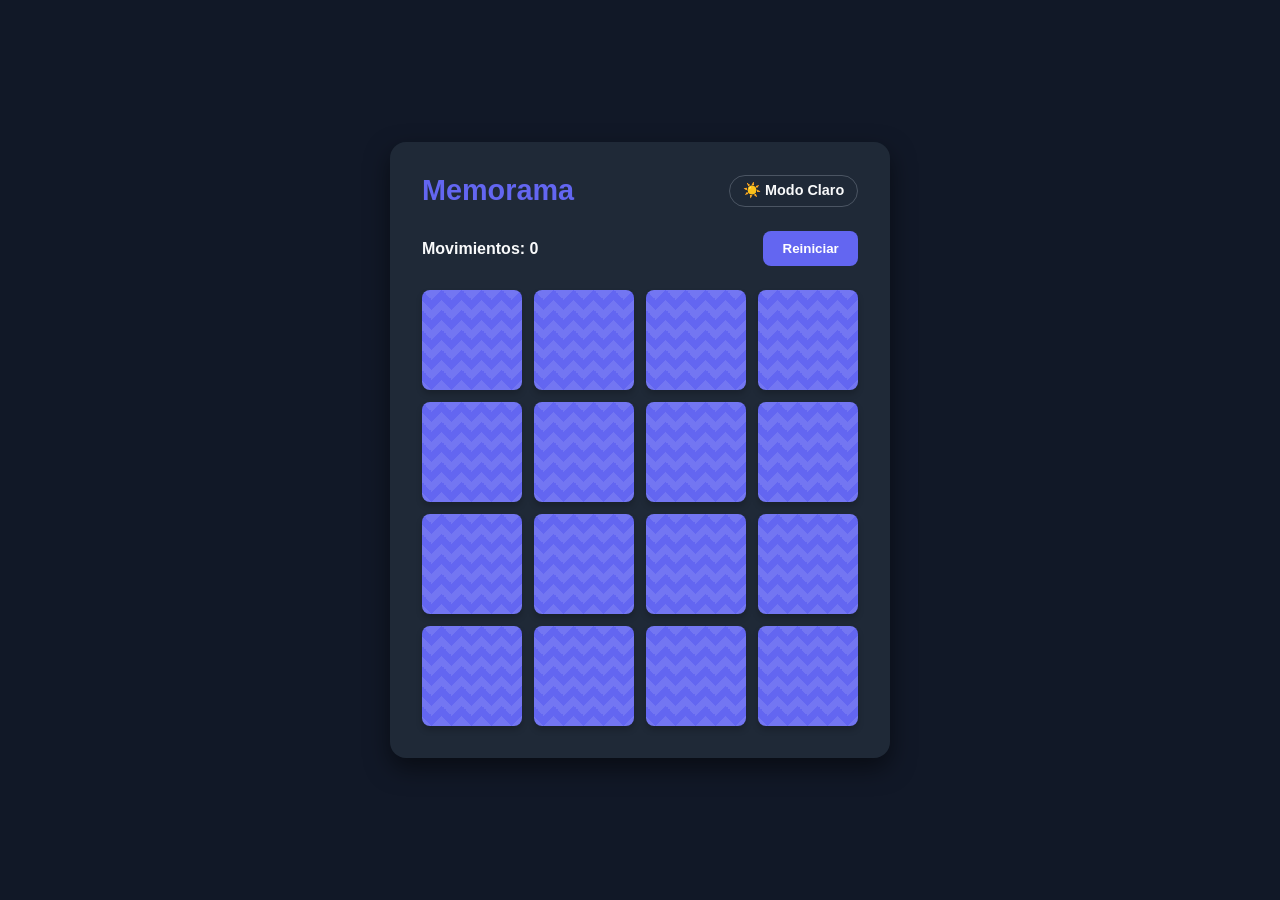
<file: Juego2 memorama.html>
<!DOCTYPE html>
<html lang="es">
<head>
    <meta charset="UTF-8">
    <meta name="viewport" content="width=device-width, initial-scale=1.0">
    <title>Memorama | Modo Oscuro</title>
    <style>
        /* =========================================
           VARIABLES DE TEMA (MODO OSCURO POR DEFECTO)
           ========================================= */
        :root {
            /* Paleta Oscura (Default) */
            --bg-color: #111827; /* Fondo general oscuro */
            --card-container-bg: #1f2937; /* Fondo del contenedor */
            --text-color: #f9fafb; /* Texto claro */
            --primary-color: #6366f1; /* Indigo vibrante */
            --primary-hover: #4f46e5;
            --card-front-bg: #374151; /* Fondo de la cara con emoji */
            --card-border: #4b5563; /* Borde sutil */
        }

        /* Variables para el Modo Claro */
        body.light-theme {
            --bg-color: #f3f4f6;
            --card-container-bg: #ffffff;
            --text-color: #1f2937;
            --primary-color: #4f46e5;
            --primary-hover: #4338ca;
            --card-front-bg: #ffffff;
            --card-border: #e5e7eb;
        }

        /* =========================================
           RESETEO Y ESTILOS BASE
           ========================================= */
        * {
            box-sizing: border-box;
            margin: 0;
            padding: 0;
            font-family: 'Segoe UI', Tahoma, Geneva, Verdana, sans-serif;
        }

        body {
            background-color: var(--bg-color);
            color: var(--text-color);
            display: flex;
            flex-direction: column;
            align-items: center;
            justify-content: center;
            min-height: 100vh;
            transition: background-color 0.3s ease, color 0.3s ease; /* Transición suave de tema */
        }

        /* =========================================
           DISEÑO DE LA INTERFAZ (UI)
           ========================================= */
        .game-container {
            background: var(--card-container-bg);
            padding: 2rem;
            border-radius: 1rem;
            box-shadow: 0 10px 25px rgba(0, 0, 0, 0.5);
            max-width: 500px;
            width: 90%;
            transition: background-color 0.3s ease, box-shadow 0.3s ease;
        }

        .header {
            display: flex;
            justify-content: space-between;
            align-items: center;
            margin-bottom: 1.5rem;
        }

        h1 {
            color: var(--primary-color);
            font-size: 1.8rem;
        }

        .theme-btn {
            background-color: transparent;
            color: var(--text-color);
            border: 1px solid var(--card-border);
            padding: 0.4rem 0.8rem;
            border-radius: 2rem;
            font-size: 0.9rem;
            display: flex;
            align-items: center;
            gap: 0.5rem;
        }

        .theme-btn:hover {
            background-color: var(--card-front-bg);
        }

        .stats {
            display: flex;
            justify-content: space-between;
            align-items: center;
            margin-bottom: 1.5rem;
            font-weight: 600;
        }

        button {
            background-color: var(--primary-color);
            color: white;
            border: none;
            padding: 0.6rem 1.2rem;
            border-radius: 0.5rem;
            cursor: pointer;
            font-weight: bold;
            transition: background-color 0.2s, transform 0.1s;
        }

        button:hover {
            background-color: var(--primary-hover);
        }
        
        button:active {
            transform: scale(0.95);
        }

        /* =========================================
           DISEÑO DEL TABLERO Y CARTAS (CSS 3D)
           ========================================= */
        .board {
            display: grid;
            grid-template-columns: repeat(4, 1fr);
            gap: 12px;
            perspective: 1000px; 
        }

        .card {
            width: 100%;
            aspect-ratio: 1 / 1;
            position: relative;
            cursor: pointer;
            transform-style: preserve-3d;
            transition: transform 0.5s cubic-bezier(0.4, 0.2, 0.2, 1);
        }

        .card.flip {
            transform: rotateY(180deg);
        }

        .card-face {
            position: absolute;
            width: 100%;
            height: 100%;
            backface-visibility: hidden;
            display: flex;
            align-items: center;
            justify-content: center;
            font-size: 2.5rem;
            border-radius: 0.5rem;
            box-shadow: 0 4px 6px rgba(0,0,0,0.2);
        }

        /* Reverso de la carta (El patrón que se ve antes de voltear) */
        .card-back {
            background-color: var(--primary-color);
            background-image: linear-gradient(135deg, rgba(255,255,255,0.1) 25%, transparent 25%), 
                              linear-gradient(225deg, rgba(255,255,255,0.1) 25%, transparent 25%), 
                              linear-gradient(45deg, rgba(255,255,255,0.1) 25%, transparent 25%), 
                              linear-gradient(315deg, rgba(255,255,255,0.1) 25%, transparent 25%);
            background-position: 10px 0, 10px 0, 0 0, 0 0;
            background-size: 20px 20px;
            background-repeat: repeat;
        }

        /* Frente de la carta (Donde está el emoji) */
        .card-front {
            background-color: var(--card-front-bg);
            border: 2px solid var(--card-border);
            transform: rotateY(180deg);
            transition: background-color 0.3s ease, border-color 0.3s ease;
        }
    </style>
</head>
<body>

    <div class="game-container">
        <div class="header">
            <h1>Memorama</h1>
            <!-- Botón para cambiar de tema -->
            <button id="theme-toggle" class="theme-btn">☀️ Modo Claro</button>
        </div>
        
        <div class="stats">
            <span>Movimientos: <span id="moves-count">0</span></span>
            <button onclick="initGame()">Reiniciar</button>
        </div>
        
        <div class="board" id="board"></div>
    </div>

    <script>
        /* =========================================
           LÓGICA DEL TEMA (DARK/LIGHT MODE)
           ========================================= */
        const themeToggleBtn = document.getElementById('theme-toggle');
        
        themeToggleBtn.addEventListener('click', () => {
            // Alternamos la clase en el body
            document.body.classList.toggle('light-theme');
            
            // Cambiamos el texto y el icono del botón dependiendo del estado actual
            if (document.body.classList.contains('light-theme')) {
                themeToggleBtn.innerHTML = '🌙 Modo Oscuro';
            } else {
                themeToggleBtn.innerHTML = '☀️ Modo Claro';
            }
        });

        /* =========================================
           LÓGICA DEL JUEGO
           ========================================= */
        const emojis = ['👾', '👻', '👽', '🤖', '🎃', '💀', '💩', '🤡'];
        let cardsArray = [...emojis, ...emojis]; 
        
        let hasFlippedCard = false;
        let lockBoard = false; 
        let firstCard, secondCard;
        let moves = 0;
        let matchedPairs = 0;

        const boardElement = document.getElementById('board');
        const movesElement = document.getElementById('moves-count');

        function shuffle(array) {
            for (let i = array.length - 1; i > 0; i--) {
                const j = Math.floor(Math.random() * (i + 1));
                [array[i], array[j]] = [array[j], array[i]];
            }
            return array;
        }

        function initGame() {
            boardElement.innerHTML = ''; 
            cardsArray = shuffle(cardsArray); 
            
            hasFlippedCard = false;
            lockBoard = false;
            firstCard = null;
            secondCard = null;
            moves = 0;
            matchedPairs = 0;
            movesElement.innerText = moves;

            cardsArray.forEach(emoji => {
                const cardElement = document.createElement('div');
                cardElement.classList.add('card');
                cardElement.dataset.emoji = emoji; 

                cardElement.innerHTML = `
                    <div class="card-face card-front">${emoji}</div>
                    <div class="card-face card-back"></div>
                `;

                cardElement.addEventListener('click', flipCard);
                boardElement.appendChild(cardElement);
            });
        }

        function flipCard() {
            if (lockBoard) return;
            if (this === firstCard) return;

            this.classList.add('flip');

            if (!hasFlippedCard) {
                hasFlippedCard = true;
                firstCard = this;
                return;
            }

            secondCard = this;
            updateMoves();
            checkForMatch();
        }

        function checkForMatch() {
            let isMatch = firstCard.dataset.emoji === secondCard.dataset.emoji;
            isMatch ? disableCards() : unflipCards();
        }

        function disableCards() {
            firstCard.removeEventListener('click', flipCard);
            secondCard.removeEventListener('click', flipCard);
            matchedPairs++;

            if (matchedPairs === emojis.length) {
                // Pequeño timeout para dejar que termine la animación de giro
                setTimeout(() => alert(`¡Completado en ${moves} movimientos!`), 500);
            }

            resetBoard();
        }

        function unflipCards() {
            lockBoard = true; 

            setTimeout(() => {
                firstCard.classList.remove('flip');
                secondCard.classList.remove('flip');
                resetBoard();
            }, 1000); 
        }

        function resetBoard() {
            [hasFlippedCard, lockBoard] = [false, false];
            [firstCard, secondCard] = [null, null];
        }

        function updateMoves() {
            moves++;
            movesElement.innerText = moves;
        }

        // Iniciar el juego
        initGame();
    </script>
</body>
</html>
</file>
<file: styles.css>
/* styles.css */

/* Importar fuente moderna de Google Fonts */
@import url('https://fonts.googleapis.com/css2?family=Poppins:wght@400;600;800&display=swap');

/* Variables Globales - Tema Dark Arcade */
:root {
  --bg-color: #0f172a;       /* Fondo oscuro moderno */
  --text-color: #f8fafc;     /* Texto claro */
  --primary-color: #3b82f6;  /* Azul vibrante */
  --secondary-color: #8b5cf6;/* Morado neón */
  --card-bg: #1e293b;        /* Fondo de las tarjetas */
  --nav-bg: #020617;         /* Fondo del navbar */
  --font-main: 'Poppins', sans-serif;
}

* {
  margin: 0;
  padding: 0;
  box-sizing: border-box;
}

body {
  font-family: var(--font-main);
  background-color: var(--bg-color);
  color: var(--text-color);
  display: flex;
  flex-direction: column;
  min-height: 100vh;
}

/* Navbar Moderno */
.navbar {
  background-color: var(--nav-bg);
  padding: 1.2rem 2rem;
  display: flex;
  justify-content: space-between;
  align-items: center;
  border-bottom: 2px solid #1e293b;
  box-shadow: 0 4px 6px rgba(0, 0, 0, 0.3);
}

.navbar .logo {
  font-size: 1.8rem;
  font-weight: 800;
  background: linear-gradient(to right, var(--primary-color), var(--secondary-color));
  -webkit-background-clip: text;
  color: transparent;
}

.navbar ul {
  list-style: none;
  display: flex;
  gap: 2rem;
}

.navbar a {
  color: var(--text-color);
  text-decoration: none;
  font-weight: 600;
  transition: color 0.3s;
}

.navbar a:hover {
  color: var(--primary-color);
}

/* Contenedor Principal */
main {
  flex: 1;
  padding: 3rem 2rem;
  max-width: 1200px;
  margin: 0 auto;
  width: 100%;
}

.titulo-seccion {
  text-align: center;
  margin-bottom: 3rem;
  font-size: 2.5rem;
  font-weight: 800;
}

/* Grid de Juegos */
.games-grid {
  display: grid;
  grid-template-columns: repeat(auto-fit, minmax(220px, 1fr));
  gap: 2rem;
}

.game-card {
  background-color: var(--card-bg);
  padding: 2.5rem 1.5rem;
  border-radius: 16px;
  text-align: center;
  text-decoration: none;
  color: var(--text-color);
  border: 2px solid transparent;
  box-shadow: 0 10px 15px -3px rgba(0, 0, 0, 0.3);
  transition: all 0.3s ease;
}

/* Efecto hover estilo arcade */
.game-card:hover {
  transform: translateY(-10px);
  border-color: var(--primary-color);
  box-shadow: 0 20px 25px -5px rgba(59, 130, 246, 0.3);
}

.game-card h3 {
  font-size: 1.2rem;
  font-weight: 600;
}

/* Área del juego en la página individual */
.game-area {
  background-color: var(--nav-bg);
  min-height: 500px;
  border: 2px dashed var(--secondary-color);
  border-radius: 16px;
  display: flex;
  justify-content: center;
  align-items: center;
  margin-top: 2rem;
  box-shadow: inset 0 4px 6px rgba(0,0,0,0.5);
}

.btn-reiniciar {
  background: linear-gradient(to right, var(--primary-color), var(--secondary-color));
  color: white;
  border: none;
  padding: 10px 25px;
  border-radius: 8px;
  font-size: 1.1rem;
  font-weight: 600;
  cursor: pointer;
  margin-top: 2rem;
  transition: opacity 0.3s;
}

.btn-reiniciar:hover {
  opacity: 0.9;
}

/* Footer */
.footer {
  background-color: var(--nav-bg);
  text-align: center;
  padding: 1.5rem;
  margin-top: auto;
  border-top: 1px solid #1e293b;
  font-size: 0.9rem;
  color: #94a3b8;
}
</file>
